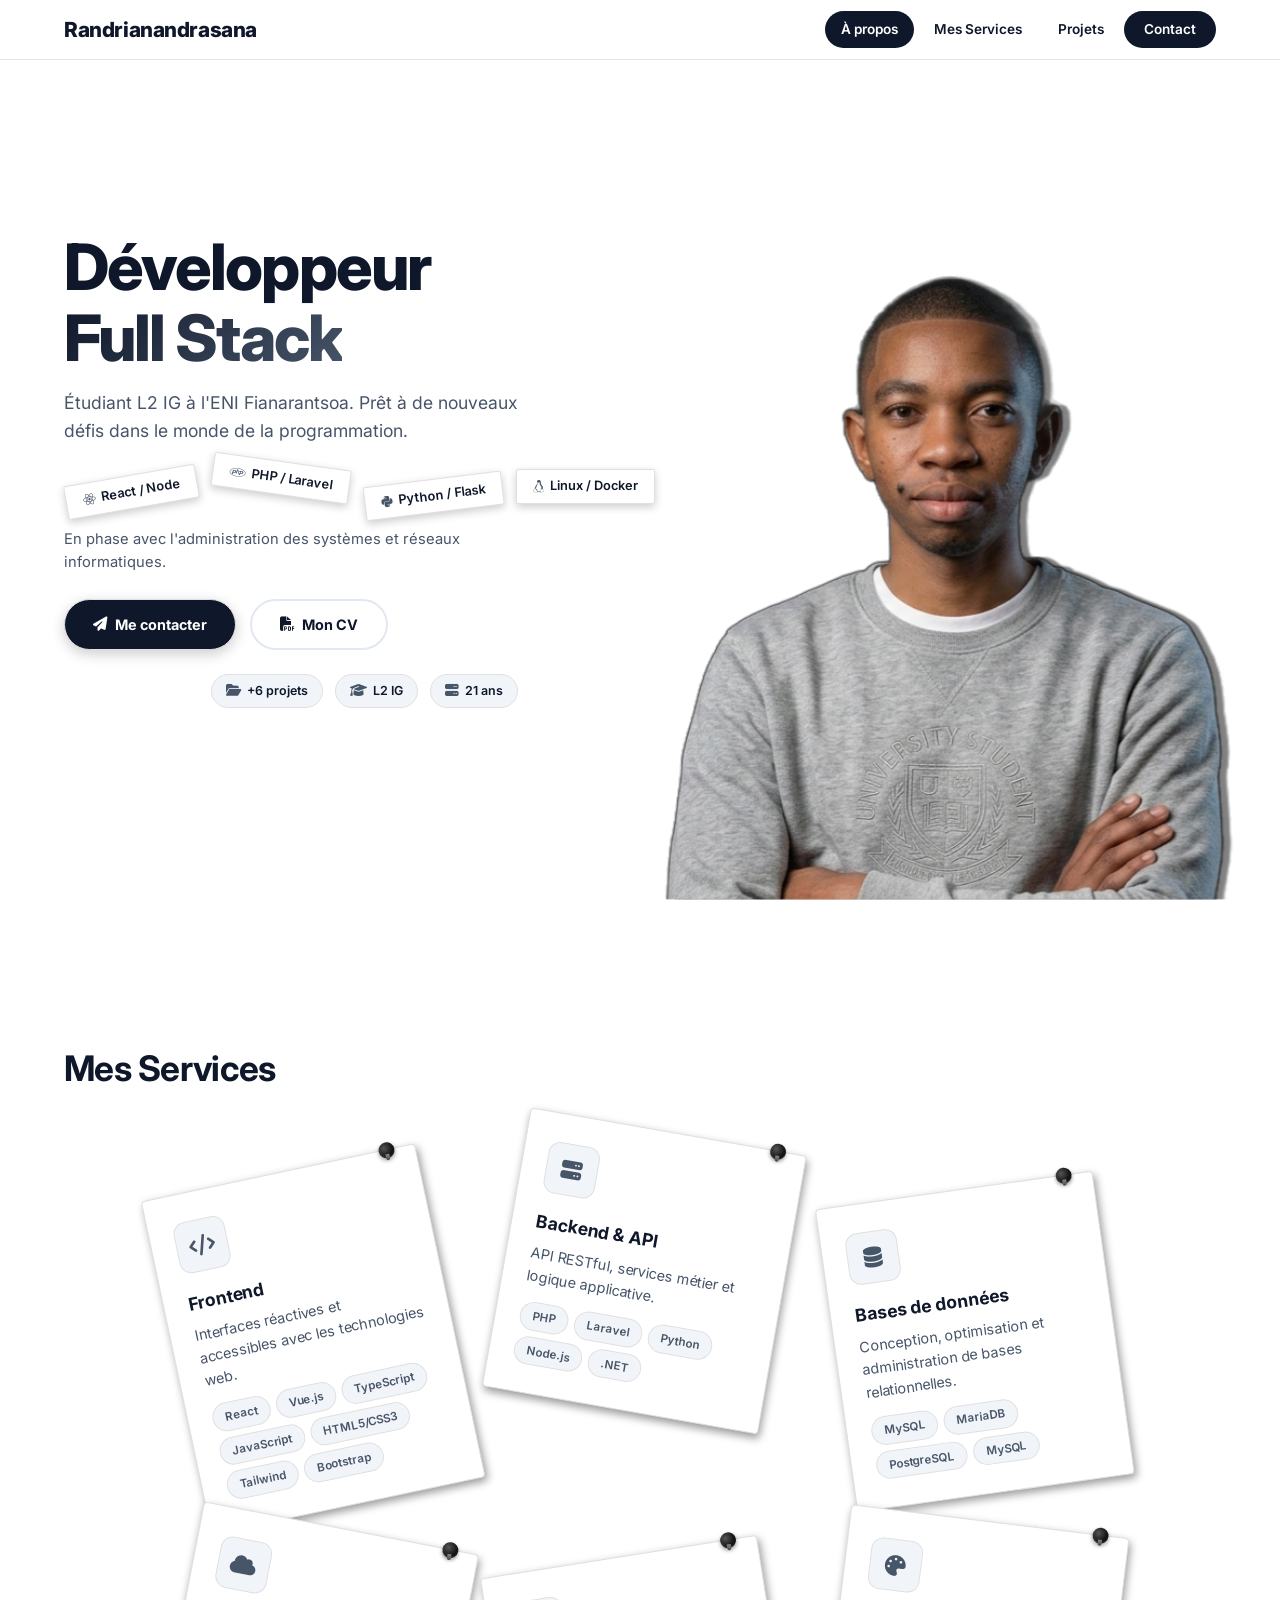
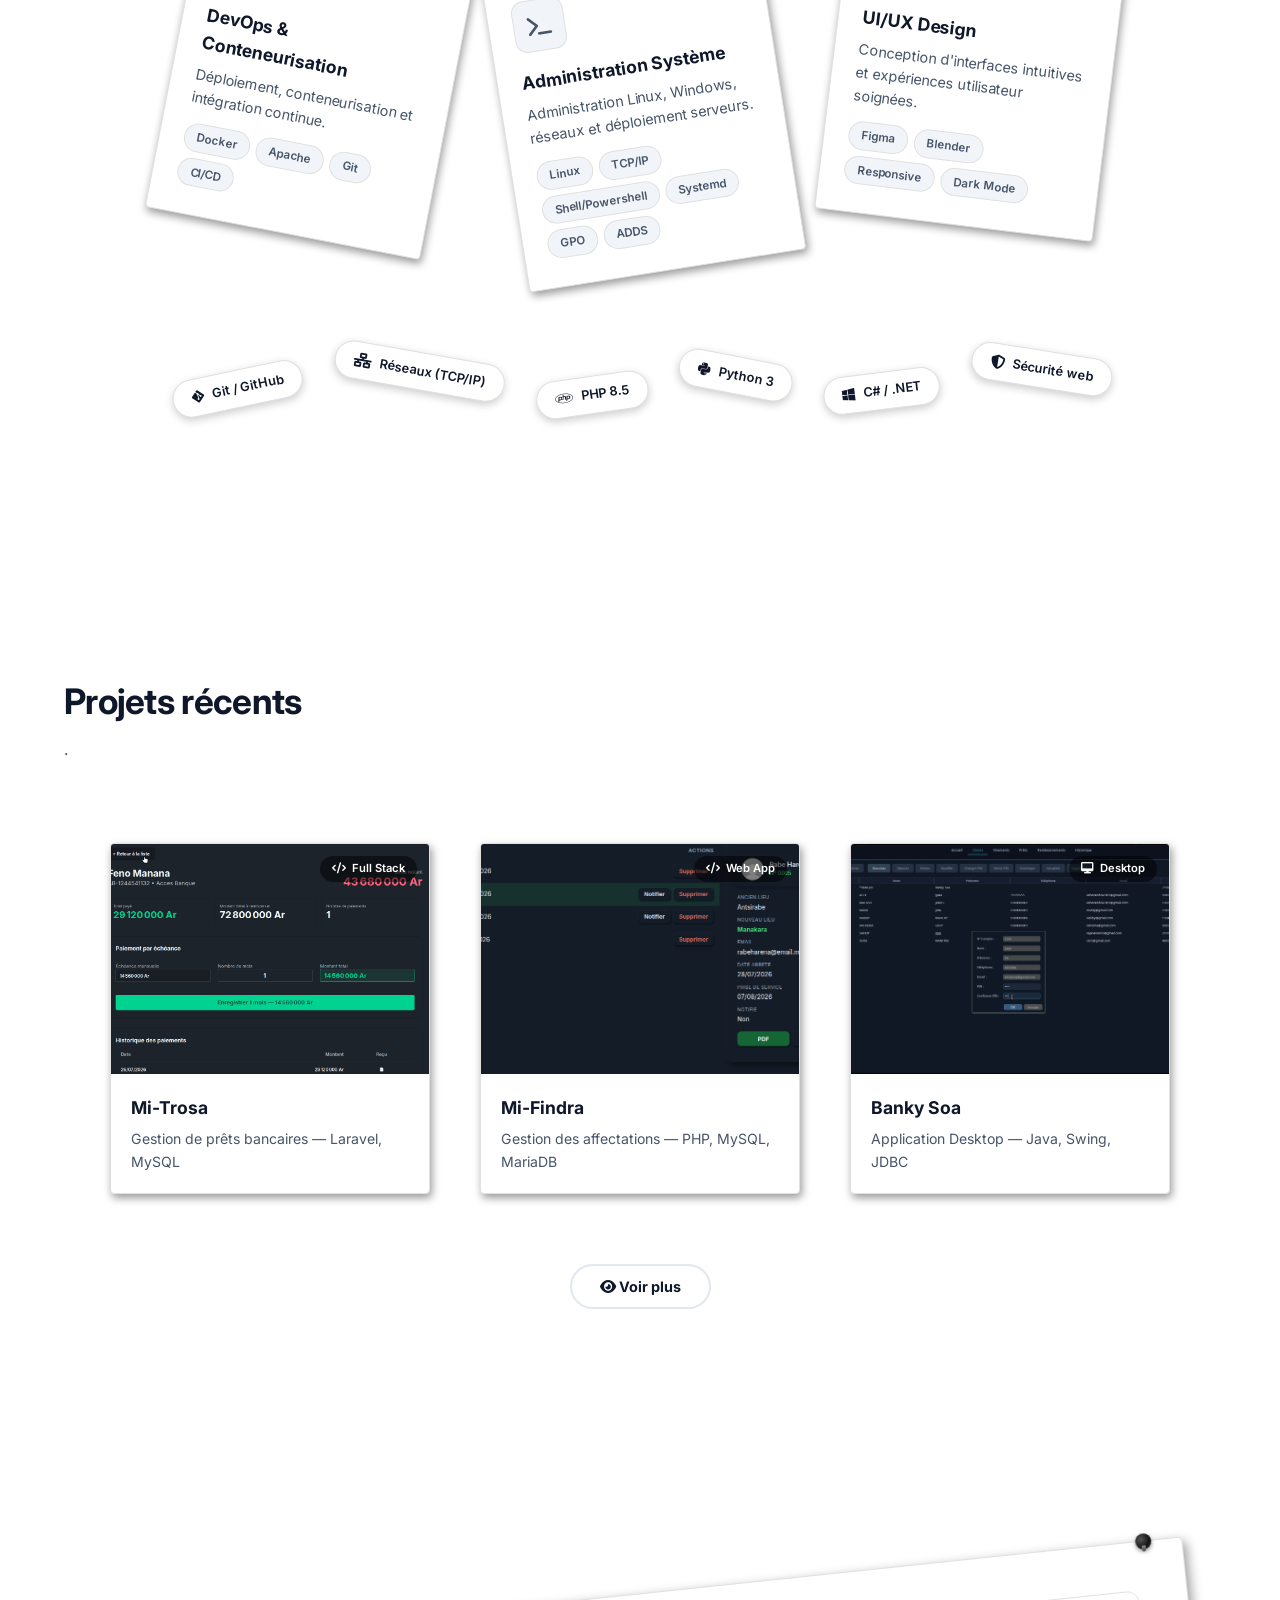
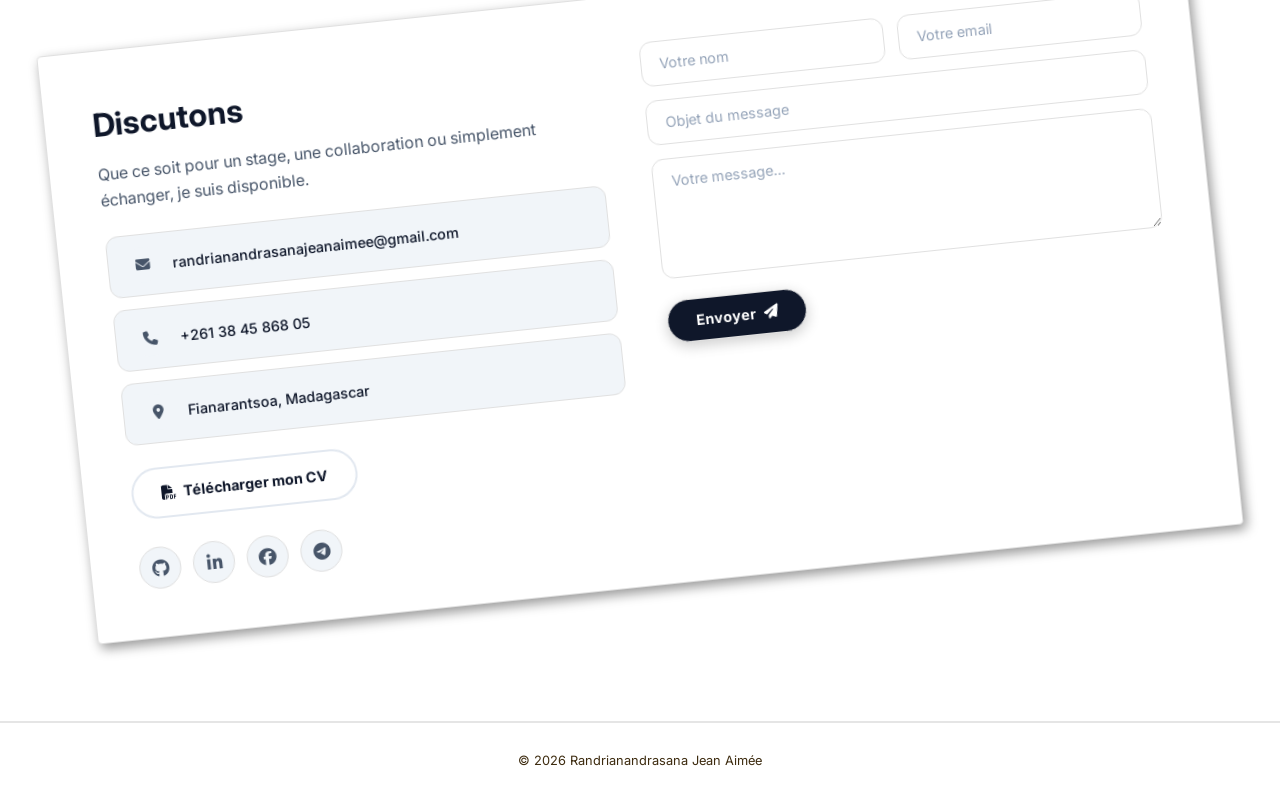
<file: index.html>
<!DOCTYPE html>
<html lang="fr">
<head>
  <meta charset="UTF-8" />
  <meta name="viewport" content="width=device-width, initial-scale=1.0" />
  <title>Randrianandrasana Jean Aimée — Portfolio</title>
  <meta name="description" content="Portfolio de Randrianandrasana Jean Aimée — Développeur Full Stack, Admin Système & Réseaux" />
  <link rel="preconnect" href="https://fonts.googleapis.com" />
  <link href="https://fonts.googleapis.com/css2?family=Inter:wght@300;400;500;600;700;800;900&family=Fira+Code:wght@400;500&display=swap" rel="stylesheet" />
  <link rel="stylesheet" href="https://cdnjs.cloudflare.com/ajax/libs/font-awesome/6.5.1/css/all.min.css" />
  <link rel="stylesheet" href="css/style.css" />
</head>
<body>

<!-- NAVBAR -->
<nav class="navbar" id="navbar">
  <div class="container nav-container">
    <a href="#about" class="nav-logo">
      <span class="logo-text">Randrianandrasana</span>
    </a>
    <div class="nav-links" id="navLinks">
      <a href="#about" class="active">À propos</a>
      <a href="#skills">Mes Services</a>
      <a href="#projects">Projets</a>
      <a href="#contact" class="btn-contact">Contact</a>
    </div>
    <button class="nav-toggle" id="navToggle" aria-label="Menu">
      <span></span><span></span><span></span>
    </button>
  </div>
</nav>

<!-- SCROLL CONTAINER -->
<div class="scroll-container" id="scrollContainer">

  <!-- PAGE 0 : A PROPOS -->
  <section class="scroll-page hero-page" id="about">
    <img
      src="images/profile-cutout.png"
      alt="Photo de profil de Randrianandrasana Jean Aimée"
      class="hero-portrait"
    />
    <div class="container">
      <div class="hero-grid">
        <div class="hero-content">
          <h1>
            Développeur<br/>
            <span class="gradient-text">Full Stack</span>
          </h1>
          <p class="hero-sub">
            Étudiant L2 IG à l'ENI Fianarantsoa. Prêt à de nouveaux défis dans le monde de la programmation.
          </p>
          <div class="hero-tags">
            <span class="tag"><i class="fab fa-react"></i> React / Node</span>
            <span class="tag"><i class="fab fa-php"></i> PHP / Laravel</span>
            <span class="tag"><i class="fab fa-python"></i> Python / Flask</span>
            <span class="tag"><i class="fab fa-linux"></i> Linux / Docker</span>
          </div>
          <p style="color: var(--gray); max-width: 440px; font-size: 0.92rem; margin-bottom: 24px;">
            En phase avec l'administration des systèmes et réseaux informatiques.
          </p>
          <div class="hero-actions">
            <a href="#contact" class="btn btn-primary">
              <i class="fas fa-paper-plane"></i> Me contacter
            </a>
            <a href="Aimee-randria.pdf" class="btn btn-outline" target="_blank">
              <i class="fas fa-file-pdf"></i> Mon CV
            </a>
          </div>
          <div class="profile-stats hero-stats">
            <span class="stat-badge"><i class="fas fa-folder-open"></i> +6 projets</span>
            <span class="stat-badge"><i class="fas fa-graduation-cap"></i> L2 IG</span>
            <span class="stat-badge"><i class="fas fa-server"></i> 21 ans</span>
          </div>
        </div>
      </div>
    </div>
  </section>

  <!-- PAGE 1 : COMPETENCE -->
  <section class="scroll-page" id="skills">
    <div class="container">
      <h2 class="section-title">Mes Services</h2>
      <div class="grid-3">
        <!-- Frontend -->
        <div class="skill-card anim-fade-up delay-1">
          <div class="card-icon"><i class="fas fa-code"></i></div>
          <h4>Frontend</h4>
          <p>Interfaces réactives et accessibles avec les technologies web.</p>
          <div class="skill-tags">
            <span class="skill-tag">React</span>
            <span class="skill-tag">Vue.js</span>
            <span class="skill-tag">TypeScript</span>
            <span class="skill-tag">JavaScript</span>
            <span class="skill-tag">HTML5/CSS3</span>
            <span class="skill-tag">Tailwind</span>
            <span class="skill-tag">Bootstrap</span>
          </div>
        </div>
        <!-- Backend -->
        <div class="skill-card anim-fade-up delay-2">
          <div class="card-icon"><i class="fas fa-server"></i></div>
          <h4>Backend & API</h4>
          <p>API RESTful, services métier et logique applicative.</p>
          <div class="skill-tags">
            <span class="skill-tag">PHP</span>
            <span class="skill-tag">Laravel</span>
            <span class="skill-tag">Python</span>
            <span class="skill-tag">Node.js</span>
            <span class="skill-tag">.NET</span>
          </div>
        </div>
        <!-- Base de données -->
        <div class="skill-card anim-fade-up delay-3">
          <div class="card-icon"><i class="fas fa-database"></i></div>
          <h4>Bases de données</h4>
          <p>Conception, optimisation et administration de bases relationnelles.</p>
          <div class="skill-tags">
            <span class="skill-tag">MySQL</span>
            <span class="skill-tag">MariaDB</span>
            <span class="skill-tag">PostgreSQL</span>
            <span class="skill-tag">MySQL</span>
          </div>
        </div>
        <!-- DevOps -->
        <div class="skill-card anim-fade-up delay-4">
          <div class="card-icon"><i class="fas fa-cloud"></i></div>
          <h4>DevOps & Conteneurisation</h4>
          <p>Déploiement, conteneurisation et intégration continue.</p>
          <div class="skill-tags">
            <span class="skill-tag">Docker</span>
            <span class="skill-tag">Apache</span>
            <span class="skill-tag">Git</span>
            <span class="skill-tag">CI/CD</span>
          </div>
        </div>
        <!-- Systeme -->
        <div class="skill-card anim-fade-up delay-5">
          <div class="card-icon"><i class="fas fa-terminal"></i></div>
          <h4>Administration Système</h4>
          <p>Administration Linux, Windows, réseaux et déploiement serveurs.</p>
          <div class="skill-tags">
            <span class="skill-tag">Linux</span>
            <span class="skill-tag">TCP/IP</span>
            <span class="skill-tag">Shell/Powershell</span>
            <span class="skill-tag">Systemd</span>
            <span class="skill-tag">GPO</span>
            <span class="skill-tag">ADDS</span>
          </div>
        </div>
        
        <!-- UI/UX -->
        <div class="skill-card anim-fade-up delay-6">
          <div class="card-icon"><i class="fas fa-palette"></i></div>
          <h4>UI/UX Design</h4>
          <p>Conception d'interfaces intuitives et expériences utilisateur soignées.</p>
          <div class="skill-tags">
            <span class="skill-tag">Figma</span>
            <span class="skill-tag">Blender</span>
            <span class="skill-tag">Responsive</span>
            <span class="skill-tag">Dark Mode</span>
          </div>
        </div>
      </div>
      <div class="extras-row">
        <span class="extra-badge"><i class="fab fa-git-alt"></i> Git / GitHub</span>
        <span class="extra-badge"><i class="fas fa-network-wired"></i> Réseaux (TCP/IP)</span>
        <span class="extra-badge"><i class="fab fa-php"></i> PHP 8.5</span>
        <span class="extra-badge"><i class="fab fa-python"></i> Python 3</span>
        <span class="extra-badge"><i class="fab fa-windows"></i> C# / .NET</span>
        <span class="extra-badge"><i class="fas fa-shield-alt"></i> Sécurité web</span>
      </div>
    </div>
  </section>

  <!-- PAGE 2 : PROJET -->
  <section class="scroll-page" id="projects">
    <div class="container">
      <h2 class="section-title">Projets récents</h2>
      <p class="section-sub">.</p>
      <div class="works-grid" id="worksGrid">


        <!-- Projet 1 : Hotelin Tsika -->
        <div class="work-card anim-pop delay-3">
          <div class="work-thumb">
            <img src="images/proj-hotel.png" alt="Hotelin Tsika Web" class="work-img" />
            <span class="work-type"><i class="fas fa-code"></i> Web App</span>
            <div class="work-overlay">
              <h4>Hotelin Tsika</h4>
              <p>Application web de gestion d'hôtel avec clients, employés, facturation et archive.</p>
              <div class="work-tags"><span>Python</span><span>Flask</span><span>PostgreSQL</span></div>
              <div class="work-links">
                <a href="https://github.com/aimee-randrianandrasana/Hotelin-Tsika-Web" target="_blank"><i class="fab fa-github"></i> Code</a>
                <a href="https://hotelin-tsika-web.onrender.com" target="_blank"><i class="fas fa-external-link-alt"></i> demo.</a>
              </div>
            </div>
          </div>
          <div class="work-info">
            <h4>Hotelin Tsika Web</h4>
            <p>Gestion d'hôtel — Python, Flask, PostgreSQL</p>
          </div>
        </div>

        <!-- Projet 2 : Mi-Vantana -->
        <div class="work-card anim-pop delay-4">
          <div class="work-thumb">
            <img src="images/Mi-vantana.png" alt="Mi-Vantana" class="work-img" />
            <span class="work-type"><i class="fas fa-desktop"></i> Desktop</span>
            <div class="work-overlay">
              <p>Application desktop de gestion d'hôtel avec interface graphique, paie employés et facturation clients.</p>
              <div class="work-tags"><span>Python</span><span>PyQt5</span><span>MariaDB</span></div>
              <div class="work-links">
                <a href="https://github.com/aimee-randrianandrasana/Hotelin-Tsika" target="_blank"><i class="fab fa-github"></i> Code</a>
              </div>
            </div>
          </div>
          <div class="work-info">
            <h4>Mi-Vantana</h4>
            <p>Hotel Manager Desktop — Python, PyQt5, MariaDB</p>
          </div>
        </div>

        <!-- Projet 3 : Andao -->
        <div class="work-card anim-pop delay-5">
          <div class="work-thumb">
            <img src="images/proj-andao.png" alt="Andao" class="work-img" />
            <span class="work-type"><i class="fas fa-desktop"></i> Desktop</span>
            <div class="work-overlay">
              <h4>Andao</h4>
              <p>Simulation de gestion ferroviaire avec réservations, villes, trains et gestion en temps réel.</p>
              <div class="work-tags"><span>C#</span><span>.NET</span><span>Avalonia</span><span>SQLite</span></div>
              <div class="work-links">
                <a href="https://github.com/aimee-randrianandrasana/AnDao" target="_blank"><i class="fab fa-github"></i> Code</a>
              </div>
            </div>
          </div>
          <div class="work-info">
            <h4>Andao</h4>
            <p>Gestion ferroviaire — C#, .NET, SQLite</p>
          </div>
        </div>

        <!-- Projet 4 : Portfolio -->
        <div class="work-card anim-pop delay-6">
          <div class="work-thumb">
            <img src="images/portfolio-site.png" alt="Portfolio Personnel" class="work-img" />
            <span class="work-type"><i class="fas fa-code"></i> Frontend</span>
            <div class="work-overlay">
              <h4>Portfolio Personnel</h4>
              <p>Site portfolio moderne avec animations et navigation horizontale.</p>
              <div class="work-tags"><span>HTML5</span><span>CSS3</span><span>JavaScript</span></div>
              <div class="work-links">
                <a href="https://jeanaimee.netlify.app" target="_blank"><i class="fas fa-external-link-alt"></i> Live</a>
              </div>
            </div>
          </div>
          <div class="work-info">
            <h4>Portfolio</h4>
            <p>Site portfolio — HTML, CSS, JavaScript</p>
          </div>
        </div>

        <!-- Projet 5  : Mi-Trosa -->
        <div class="work-card anim-pop delay-2">
          <div class="work-thumb">
            <img src="images/Mi-trosa.png" alt="Mi-Trosa" class="work-img" />
            <span class="work-type"><i class="fas fa-code"></i> Full Stack</span>
            <div class="work-overlay">
              <h4>Mi-Trosa</h4>
              <p>Application de gestion de prêts bancaires avec tableau de bord, calculs d'intérêts et suivi des paiements.</p>
              <div class="work-tags"><span>Laravel 12</span><span>Vue.js</span><span>MySQL</span><span>Sanctum</span></div>
              <div class="work-links">
                <a href="https://github.com/aimee-randrianandrasana/Mi-Trosa" target="_blank"><i class="fab fa-github"></i> Code</a>
                <a href="https://mi-trosa.onrender.com/" target="_blank"><i class="fas fa-external-link-alt"></i> Démo</a>
              </div>
            </div>
          </div>
          <div class="work-info">
            <h4>Mi-Trosa</h4>
            <p>Gestion de prêts bancaires — Laravel, MySQL</p>
          </div>
        </div>

        <!-- Projet 6 : Mi-Findra -->
                <div class="work-card anim-pop delay-1">
                  <div class="work-thumb">
                    <img src="images/Mi-Findra.png" alt="Mi-Findra" class="work-img" />
                    <span class="work-type"><i class="fas fa-code"></i> Web App</span>
                    <div class="work-overlay">
                      <h4>Mi-Findra</h4>
                      <p>Système de gestion des affectations du personnel avec suivi historique et notifications par email.</p>
                      <div class="work-tags"><span>PHP</span><span>MySQL</span><span>Laravel</span></div>
                      <div class="work-links">
                        <a href="https://github.com/aimee-randrianandrasana/Hi-Findra" target="_blank"><i class="fab fa-github"></i> Code</a>
                        <a href="https://mi-findra.onrender.com/" target="_blank"><i class="fas fa-external-link-alt"></i> Démo</a>
                      </div>
                    </div>
                  </div>
                  <div class="work-info">
                    <h4>Mi-Findra</h4>
                    <p>Gestion des affectations — PHP, MySQL, MariaDB</p>
                  </div>
                </div>

        <!-- Projet 7 : Banky Soa -->
        <div class="work-card anim-pop delay-6">
          <div class="work-thumb">
            <img src="images/banky-soa.png" alt="Banky Soa" class="work-img" />
            <span class="work-type"><i class="fas fa-desktop"></i> Desktop</span>
            <div class="work-overlay">
              <h4>Banky Soa</h4>
              <p>Application Java avec interface graphique et gestion de données.</p>
              <div class="work-tags"><span>Java</span><span>Swing</span><span>JDBC</span></div>
              <div class="work-links">
                <a href="https://github.com/aimee-randrianandrasana" target="_blank"><i class="fab fa-github"></i> Code</a>
              </div>
            </div>
          </div>
          <div class="work-info">
            <h4>Banky Soa</h4>
            <p>Application Desktop — Java, Swing, JDBC</p>
          </div>
        </div>

      </div>
      <button class="btn btn-outline voir-plus-btn" id="voirPlusBtn" style="margin: 30px auto 0; display: block;">
        <i class="fas fa-eye"></i> Voir plus
      </button>
    </div>
  </section>

  <!-- PAGE 3 : CONTACT -->
  <section class="scroll-page" id='contact' data-index="3">
    <div class="container">
      <div class="contact-section">
        <div class="contact-info">
          <h2>Discutons</h2>
          <p>Que ce soit pour un stage, une collaboration ou simplement échanger, je suis disponible.</p>
          <div class="contact-methods">
            <div class="contact-method">
              <i class="fas fa-envelope"></i>
              <span>randrianandrasanajeanaimee@gmail.com</span>
            </div>
            <div class="contact-method">
              <i class="fas fa-phone"></i>
              <span>+261 38 45 868 05</span>
            </div>
            <div class="contact-method">
              <i class="fas fa-map-marker-alt"></i>
              <span>Fianarantsoa, Madagascar</span>
            </div>
          </div>
          <a href="Aimee-randria.pdf" class="btn btn-outline" download style="margin-bottom: 20px;">
            <i class="fas fa-file-pdf"></i> Télécharger mon CV
          </a>
          <div class="social-links">
            <a href="https://github.com/aimee-randrianandrasana" target="_blank" class="social-link" aria-label="GitHub"><i class="fab fa-github"></i></a>
            <a href="https://linkedin.com" target="_blank" class="social-link" aria-label="LinkedIn"><i class="fab fa-linkedin-in"></i></a>
            <a href="https://web.facebook.com/aimee.randrianandrasana.2025" target="_blank" class="social-link" aria-label="Facebook"><i class="fab fa-facebook"></i></a>
            <a href="https://t.me/aime_dev" target="_blank" class="social-link" aria-label="Telegram"><i class="fab fa-telegram-plane"></i></a>
          </div>
        </div>
        <form class="contact-form" id="contactForm" method="POST" action="https://formsubmit.co/randrianandrasanajeanaimee@gmail.com">
          <input type="hidden" name="_subject" value="Nouveau message depuis le portfolio" />
          <input type="hidden" name="_template" value="table" />
          <input type="hidden" name="_captcha" value="false" />
          <input type="text" name="_honey" style="display:none" />
          <div class="form-row">
            <div class="form-group">
              <input type="text" name="nom" placeholder="Votre nom" required />
            </div>
            <div class="form-group">
              <input type="email" name="email" placeholder="Votre email" required />
            </div>
          </div>
          <div class="form-group">
            <input type="text" name="objet" placeholder="Objet du message" />
          </div>
          <div class="form-group">
            <textarea name="message" placeholder="Votre message..." required></textarea>
          </div>
          <button type="submit" class="btn btn-primary btn-submit">
            Envoyer <i class="fas fa-paper-plane"></i>
          </button>
        </form>
      </div>
    </div>
  </section>

</div>

<!--  FOOTER -->
<footer>
  <div class="container">
    &copy; 2026 Randrianandrasana Jean Aimée
  </div>
</footer>

<!-- TOAST -->
<div class="toast" id="toast"></div>

<script src="js/main.js"></script>
</body>
</html>
</file>
<file: css/style.css>
/*RESERT & VARIABLE */
*, *::before, *::after {
  margin: 0;
  padding: 0;
  box-sizing: border-box;
}

:root {
  --bg: #c9a96e;
  --surface: #ffffff;
  --surface-alt: #f1f5f9;
  --ink: #0f172a;
  --gray: #475569;
  --gray-light: #94a3b8;
  --border: #e2e8f0;
  --primary: #2563eb;
  --primary-hover: #1d4ed8;
  --primary-light: #dbeafe;
  --accent: #7c3aed;
  --shadow-sm: 0 1px 3px rgba(0,0,0,0.06);
  --shadow-md: 0 4px 12px rgba(0,0,0,0.08);
  --shadow-lg: 0 10px 24px rgba(0,0,0,0.1);
  --radius: 20px;
  --radius-sm: 12px;
  --radius-full: 9999px;
  --transition: 1s cubic-bezier(0.22, 1, 0.36, 1);
  --font-main: 'Inter', -apple-system, BlinkMacSystemFont, sans-serif;
  --nav-height: 60px;
}

html {
  scroll-behavior: smooth;
  font-size: 16px;
}

body {
  background: #ffffff;
  color: var(--ink);
  font-family: var(--font-main);
  line-height: 1.6;
}

a { color: inherit; text-decoration: none; }
img { max-width: 100%; display: block; }

.container {
  max-width: 1200px;
  margin: 0 auto;
  padding: 0 24px;
  width: 100%;
}

/* NAVBAR */
.navbar {
  position: fixed;
  top: 0;
  left: 0;
  right: 0;
  z-index: 1000;
  height: var(--nav-height);
  background: rgba(255, 255, 255, 0.95);
  backdrop-filter: blur(10px);
  border-bottom: 1px solid rgba(0,0,0,0.1);
  transition: background 0.3s ease, box-shadow 0.3s ease;
}

.navbar.scrolled {
  box-shadow: 0 2px 8px rgba(0,0,0,0.15);
}

.nav-container {
  max-width: 1200px;
  margin: 0 auto;
  padding: 0 24px;
  display: flex;
  align-items: center;
  justify-content: space-between;
  height: 100%;
}

.nav-logo {
  font-weight: 800;
  font-size: 1.3rem;
  letter-spacing: -0.02em;
}

.nav-logo .logo-text {
  color: var(--ink);
}

.nav-links {
  display: flex;
  align-items: center;
  gap: 4px;
}

.nav-links a {
  font-weight: 600;
  font-size: 0.85rem;
  padding: 8px 16px;
  border-radius: var(--radius-full);
  transition: var(--transition);
  color: var(--ink);
  cursor: pointer;
}

.nav-links a:hover,
.nav-links a.active {
  color: #fff;
  background: var(--ink);
}

.nav-links .btn-contact {
  background: var(--ink);
  color: #fff;
  padding: 8px 20px;
}

.nav-links .btn-contact:hover {
  background: black;
}

/* Mobile nav */
.nav-toggle {
  display: none;
  flex-direction: column;
  gap: 5px;
  background: none;
  border: 1px solid #e0e0e0;
  cursor: pointer;
  padding: 4px;
}

.nav-toggle span {
  width: 22px;
  height: 2px;
  background: #3d2b0f;
  border-radius: 2px;
  transition: var(--transition);
}

/*SECTIONS */
.scroll-container {
  width: 100%;
}

.scroll-page {
  min-height: 100vh;
  padding: calc(var(--nav-height) + 80px) 0 100px;
  display: flex;
  flex-direction: column;
  justify-content: center;
}

/*HERO & A PROPOS */
.hero-grid {
  display: grid;
  grid-template-columns: 1.1fr 0.9fr;
  gap: 60px;
  align-items: center;
}

.hero-content h1 {
  font-size: clamp(2.6rem, 5.5vw, 4rem);
  font-weight: 800;
  letter-spacing: -0.03em;
  line-height: 1.1;
  margin-bottom: 8px;
}

.hero-content h1 .gradient-text {
  background: linear-gradient(135deg, var(--ink), var(--gray));
  -webkit-background-clip: text;
  -webkit-text-fill-color: transparent;
  background-clip: text;
}

.hero-sub {
  font-size: 1.1rem;
  color: var(--gray);
  margin: 16px 0 24px;
  max-width: 480px;
}

/*HERO TAGS */
.hero-tags {
  display: flex;
  gap: 14px;
  flex-wrap: wrap;
  margin-bottom: 24px;
}

.tag {
  background: #fff;
  border: 1px solid #e0e0e0;
  border-radius: 2px;
  padding: 6px 16px;
  font-size: 0.8rem;
  font-weight: 600;
  display: inline-flex;
  align-items: center;
  gap: 6px;
  box-shadow: 0 3px 8px rgba(0,0,0,0.2);
  transition: var(--transition);
}

.hero-tags .tag:nth-child(1) { transform: rotate(-10deg) translateY(6px); }
.hero-tags .tag:nth-child(2) { transform: rotate(8deg) translateY(-8px); }
.hero-tags .tag:nth-child(3) { transform: rotate(-7deg) translateY(10px); }

.tag:hover {
  transform: rotate(0deg) translateY(2px) scale(1.05) !important;
  box-shadow: 0 6px 16px rgba(0,0,0,0.3);
}

.tag i { color: var(--gray); }

/*HERO ACTIONS */
.hero-actions {
  display: flex;
  gap: 14px;
  flex-wrap: wrap;
  margin-top: 8px;
}

.btn {
  display: inline-flex;
  align-items: center;
  gap: 8px;
  padding: 12px 28px;
  border-radius: var(--radius-full);
  font-weight: 700;
  font-size: 0.9rem;
  cursor: pointer;
  transition: var(--transition);
  border: 1px solid #e0e0e0;
  font-family: var(--font-main);
}

.btn-primary {
  background: var(--ink);
  color: #fff;
  box-shadow: 0 4px 14px rgba(0,0,0,0.2);
}

.btn-primary:hover {
  background: #000;
  transform: translateY(-2px);
  box-shadow: 0 6px 20px rgba(0,0,0,0.3);
}

.btn-outline {
  background: #fff;
  color: var(--ink);
  border: 2px solid var(--border);
}

.btn-outline:hover {
  border-color: var(--ink);
  transform: translateY(-2px);
}

/* PORTRAIT LIBRE (sans cadre) */
.hero-page {
  position: relative;
  overflow: hidden;
}

.hero-portrait {
  position: absolute;
  right: 4%;
  bottom: 0;
  height: 92%;
  max-height: 640px;
  width: auto;
  max-width: none;
  z-index: 1;
  cursor: pointer;
  transform: translateZ(0);
  will-change: filter;
  filter: drop-shadow(8px 0 0 gray);
  transition: filter 0.25s ease-out;
}

.hero-portrait:hover {
  filter: drop-shadow(16px 0 0 var(--ink));
}

/* Le contenu texte garde sa colonne pour ne pas passer sous l'image */
.hero-grid {
  position: relative;
  z-index: 2;
}

.hero-stats {
  margin-top: 24px;
  justify-content: flex-start;
}

.profile-stats {
  display: flex;
  gap: 12px;
  justify-content: center;
  flex-wrap: wrap;
}

.stat-badge {
  background: var(--surface-alt);
  border: 1px solid #e0e0e0;
  border-radius: var(--radius-full);
  padding: 6px 14px;
  font-size: 0.78rem;
  font-weight: 600;
  display: inline-flex;
  align-items: center;
  gap: 6px;
}

.stat-badge i { color: var(--gray); font-size: 0.85rem; }

/*SERVICES / SKILL */
.section-title {
  font-size: 2.2rem;
  font-weight: 700;
  margin-bottom: 8px;
  letter-spacing: -0.02em;
}

.section-sub {
  color: var(--gray);
  max-width: 560px;
  margin-bottom: 40px;
  font-size: 1rem;
}

.grid-3 {
  display: flex;
  flex-wrap: wrap;
  justify-content: center;
  align-items: flex-start;
  gap: 40px 50px;
  padding: 50px 0;
}

.skill-card {
  position: relative;
  background: #fff;
  border: 1px solid #e0e0e0;
  border-radius: 4px;
  padding: 28px 24px;
  box-shadow: 2px 4px 8px rgba(0,0,0,0.4);
  transition: transform 1.5s cubic-bezier(0.22, 1, 0.36, 1), box-shadow 1.5s ease;
  width: 280px;
  flex-shrink: 0;
}

.skill-card:nth-child(1) { transform: rotate(-12deg) translateY(15px); }
.skill-card:nth-child(2) { transform: rotate(10deg) translateY(-25px); }
.skill-card:nth-child(3) { transform: rotate(-8deg) translateY(35px); }
.skill-card:nth-child(4) { transform: rotate(11deg) translateY(-10px); }
.skill-card:nth-child(5) { transform: rotate(-9deg) translateY(20px); }
.skill-card:nth-child(6) { transform: rotate(7deg) translateY(-15px); }

.skill-card:nth-child(1):hover { transform: rotate(0deg) translateY(5px) scale(1.05); }
.skill-card:nth-child(2):hover { transform: rotate(0deg) translateY(5px) scale(1.05); }
.skill-card:nth-child(3):hover { transform: rotate(0deg) translateY(5px) scale(1.05); }
.skill-card:nth-child(4):hover { transform: rotate(0deg) translateY(5px) scale(1.05); }
.skill-card:nth-child(5):hover { transform: rotate(0deg) translateY(5px) scale(1.05); }
.skill-card:nth-child(6):hover { transform: rotate(0deg) translateY(5px) scale(1.05); }

.skill-card:hover {
  box-shadow: 4px 6px 16px rgba(0,0,0,0.4);
  z-index: 2;
}

/* Punaise */
.skill-card::before {
  content: '';
  position: absolute;
  top: -8px;
  right: 20px;
  width: 16px;
  height: 16px;
  background: radial-gradient(circle at 35% 35%, #555, #111 60%, #000);
  border-radius: 50%;
  box-shadow: 0 2px 4px rgba(0,0,0,0.4), inset 0 -1px 2px rgba(255,255,255,0.2);
  z-index: 3;
}

.skill-card::after {
  content: '';
  position: absolute;
  top: 4px;
  right: 26px;
  width: 4px;
  height: 6px;
  background: linear-gradient(to bottom, #888, #444);
  border-radius: 0 0 2px 2px;
  z-index: 3;
}

.skill-card .card-icon {
  width: 52px;
  height: 52px;
  border-radius: var(--radius-sm);
  background: var(--surface-alt);
  border: 1px solid #e0e0e0;
  display: flex;
  align-items: center;
  justify-content: center;
  margin-bottom: 16px;
  font-size: 1.3rem;
  color: var(--gray);
  transition: var(--transition);
}

.skill-card:hover .card-icon {
  background: var(--ink);
  color: #fff;
  border-color: var(--ink);
  transform: scale(1.1) rotate(-5deg);
}

.skill-card h4 {
  font-weight: 700;
  font-size: 1.1rem;
  margin-bottom: 6px;
}

.skill-card p {
  color: var(--gray);
  font-size: 0.9rem;
  margin-bottom: 14px;
}

.skill-tags {
  display: flex;
  gap: 6px;
  flex-wrap: wrap;
}

.skill-tag {
  background: var(--surface-alt);
  border: 1px solid #e0e0e0;
  padding: 4px 12px;
  border-radius: var(--radius-full);
  font-size: 0.72rem;
  font-weight: 600;
  color: var(--gray);
  transition: var(--transition);
}

.skill-card:hover .skill-tag {
  border-color: var(--gray);
  color: var(--ink);
}

.extras-row {
  margin-top: 40px;
  display: flex;
  flex-wrap: wrap;
  justify-content: center;
  align-items: center;
  gap: 20px 30px;
  padding: 20px 0;
}

.extra-badge {
  background: #fff;
  color: var(--ink);
  border: 1px solid #e0e0e0;
  padding: 8px 18px;
  border-radius: var(--radius-full);
  font-size: 0.8rem;
  font-weight: 600;
  display: inline-flex;
  align-items: center;
  gap: 8px;
  transition: var(--transition);
  box-shadow: 0 3px 8px rgba(0,0,0,0.2);
}

.extra-badge:nth-child(1) { transform: rotate(-12deg) translateY(8px); }
.extra-badge:nth-child(2) { transform: rotate(10deg) translateY(-10px); }
.extra-badge:nth-child(3) { transform: rotate(-8deg) translateY(14px); }
.extra-badge:nth-child(4) { transform: rotate(11deg) translateY(-6px); }
.extra-badge:nth-child(5) { transform: rotate(-7deg) translateY(10px); }
.extra-badge:nth-child(6) { transform: rotate(9deg) translateY(-12px); }

.extra-badge:hover {
  transform: rotate(0deg) translateY(3px) scale(1.05) !important;
  box-shadow: 0 6px 16px rgba(0,0,0,0.3);
}

.extra-badge i { font-size: 0.9rem; }

/* PROJECTS */
.works-grid {
  display: flex;
  flex-wrap: wrap;
  justify-content: center;
  align-items: flex-start;
  gap: 40px 50px;
  padding: 40px 0;
}

.works-grid.all-visible {
  flex-wrap: wrap;
  justify-content: center;
}

.work-card {
  position: relative;
  background: #fff;
  border: 1px solid #e0e0e0;
  border-radius: 4px;
  overflow: hidden;
  box-shadow: 2px 4px 8px rgba(0,0,0,0.4);
  transition: transform 1.5s cubic-bezier(0.22, 1, 0.36, 1), box-shadow 1.5s ease;
  width: 320px;
  flex-shrink: 0;
}

.work-card:nth-child(2) { transform: rotate(12deg) translateY(-35px); }
.work-card:nth-child(3) { transform: rotate(-14deg) translateY(25px); }
.work-card:nth-child(4) { transform: rotate(9deg) translateY(-15px); }
.work-card:nth-child(5) { transform: rotate(-7deg) translateY(45px); }
.work-card:nth-child(6) { transform: rotate(11deg) translateY(-25px); }
.work-card:nth-child(7) { transform: rotate(-8deg) translateY(30px); }

.work-card.hidden {
  display: none;
}

.work-card.show {
  display: block;
  animation: popIn 0.6s cubic-bezier(0.22, 1, 0.36, 1) forwards;
}

.work-card:hover {
  transform: rotate(0deg) translateY(5px) scale(1.05) !important;
  box-shadow: 4px 6px 16px rgba(0,0,0,0.4);
  z-index: 2;
}

.work-thumb {
  height: 230px;
  position: relative;
  display: flex;
  align-items: center;
  justify-content: center;
  overflow: hidden;
}

.work-thumb .work-img {
  position: absolute;
  inset: 0;
  width: 100%;
  height: 100%;
  object-fit: cover;
}

.work-thumb .project-icon {
  font-size: 3rem;
  color: rgba(255,255,255,0.9);
  z-index: 1;
  position: relative;
}

.work-overlay {
  position: absolute;
  inset: 0;
  background: rgba(15,23,42,0.88);
  backdrop-filter: blur(6px);
  display: flex;
  flex-direction: column;
  align-items: center;
  justify-content: center;
  gap: 8px;
  padding: 14px 20px;
  text-align: center;
  color: #fff;
  transform: translateY(100%);
  transition: transform 0.5s cubic-bezier(0.22, 1, 0.36, 1), opacity 0.4s ease;
  opacity: 0;
}

.work-card:hover .work-overlay {
  transform: translateY(0);
  opacity: 1;
}

.work-overlay h4 {
  font-weight: 700;
  font-size: 1.05rem;
}

.work-overlay p {
  font-size: 0.78rem;
  opacity: 0.85;
  max-width: 300px;
}

.work-tags {
  display: flex;
  gap: 6px;
  flex-wrap: wrap;
  justify-content: center;
}

.work-tags span {
  background: rgba(255,255,255,0.15);
  padding: 4px 12px;
  border-radius: var(--radius-full);
  font-size: 0.7rem;
  font-weight: 600;
}

.work-links {
  display: flex;
  gap: 12px;
  margin-top: 4px;
}

.work-links a {
  background: #fff;
  color: var(--ink);
  padding: 6px 16px;
  border-radius: var(--radius-full);
  font-weight: 600;
  font-size: 0.78rem;
  transition: var(--transition);
  display: inline-flex;
  align-items: center;
  gap: 6px;
}

.work-links a:hover {
  background: var(--ink);
  color: #fff;
  transform: scale(1.05);
}

.work-info {
  padding: 20px;
}

.work-info h4 {
  font-weight: 700;
  font-size: 1.1rem;
  margin-bottom: 6px;
}

.work-info p {
  color: var(--gray);
  font-size: 0.88rem;
}

.work-type {
  position: absolute;
  top: 12px;
  right: 12px;
  background: rgba(0,0,0,0.5);
  color: #fff;
  padding: 4px 12px;
  border-radius: var(--radius-full);
  font-size: 0.7rem;
  font-weight: 600;
  z-index: 2;
  display: inline-flex;
  align-items: center;
  gap: 6px;
}

.voir-plus-btn {
  margin: 40px auto 0;
  display: block;
}

/* EQUIPAGE */
.team-grid {
  display: flex;
  flex-wrap: wrap;
  justify-content: center;
  align-items: flex-start;
  gap: 40px 60px;
  padding: 40px 0;
}

.team-card {
  position: relative;
  background: #fff;
  border: 1px solid #e0e0e0;
  border-radius: 4px;
  padding: 32px 24px;
  box-shadow: 2px 4px 8px rgba(0,0,0,0.4);
  text-align: center;
  transition: var(--transition);
  width: 260px;
  flex-shrink: 0;
  transform: rotate(11deg) translateY(25px);
}

.team-card:nth-child(2) { transform: rotate(-12deg) translateY(-35px); }
.team-card:nth-child(3) { transform: rotate(9deg) translateY(45px); }

.team-card:hover {
  transform: rotate(0deg) translateY(5px) scale(1.05) !important;
  box-shadow: 4px 6px 16px rgba(0,0,0,0.4);
  z-index: 2;
}

/* Punaise */
.team-card::before {
  content: '';
  position: absolute;
  top: -8px;
  left: 20px;
  width: 16px;
  height: 16px;
  background: radial-gradient(circle at 35% 35%, #555, #111 60%, #000);
  border-radius: 50%;
  box-shadow: 0 2px 4px rgba(0,0,0,0.4), inset 0 -1px 2px rgba(255,255,255,0.2);
  z-index: 3;
}

.team-card::after {
  content: '';
  position: absolute;
  top: 4px;
  left: 26px;
  width: 4px;
  height: 6px;
  background: linear-gradient(to bottom, #888, #444);
  border-radius: 0 0 2px 2px;
  z-index: 3;
}

.team-avatar {
  width: 80px;
  height: 80px;
  border-radius: 50%;
  background: var(--surface-alt);
  border: 2px solid var(--border);
  display: flex;
  align-items: center;
  justify-content: center;
  margin: 0 auto 16px;
  font-size: 1.8rem;
  color: var(--gray);
  transition: var(--transition);
}

.team-card:hover .team-avatar {
  background: var(--ink);
  color: #fff;
  border-color: var(--ink);
  transform: scale(1.1);
}

.team-card h4 {
  font-weight: 700;
  font-size: 1.1rem;
  margin-bottom: 4px;
}

.team-role {
  color: var(--gray);
  font-weight: 600;
  font-size: 0.85rem;
  margin-bottom: 10px;
}

.team-desc {
  color: var(--gray-light);
  font-size: 0.88rem;
  margin-bottom: 16px;
}

.team-links {
  display: flex;
  gap: 10px;
  justify-content: center;
}

/*  CONTACT */
.contact-section {
  position: relative;
  display: grid;
  grid-template-columns: 1fr 1fr;
  gap: 48px;
  background: #fff;
  border: 1px solid #e0e0e0;
  border-radius: 4px;
  padding: 48px;
  box-shadow: 3px 5px 12px rgba(0,0,0,0.4);
  align-items: start;
  transform: rotate(-6deg);
  transition: var(--transition);
}

.contact-section::before {
  content: '';
  position: absolute;
  top: -8px;
  right: 30px;
  width: 16px;
  height: 16px;
  background: radial-gradient(circle at 35% 35%, #555, #111 60%, #000);
  border-radius: 50%;
  box-shadow: 0 2px 4px rgba(0,0,0,0.4), inset 0 -1px 2px rgba(255,255,255,0.2);
  z-index: 3;
}

.contact-section::after {
  content: '';
  position: absolute;
  top: 4px;
  right: 36px;
  width: 4px;
  height: 6px;
  background: linear-gradient(to bottom, #888, #444);
  border-radius: 0 0 2px 2px;
  z-index: 3;
}

.contact-section:hover {
  transform: rotate(0deg) translateY(5px) scale(1.02) !important;
}

.contact-info h2 {
  font-size: 2rem;
  font-weight: 700;
  margin-bottom: 12px;
}

.contact-info > p {
  color: var(--gray);
  margin-bottom: 24px;
}

.contact-methods {
  display: flex;
  flex-direction: column;
  gap: 12px;
  margin-bottom: 24px;
}

.contact-method {
  display: flex;
  align-items: center;
  gap: 12px;
  padding: 12px 16px;
  background: var(--surface-alt);
  border: 1px solid #e0e0e0;
  border-radius: var(--radius-sm);
  font-size: 0.9rem;
  font-weight: 500;
  transition: var(--transition);
}

.contact-method:hover {
  border-color: var(--gray);
  transform: translateX(4px);
}

.contact-method i {
  width: 36px;
  height: 36px;
  border-radius: 50%;
  background: var(--surface-alt);
  color: var(--gray);
  display: flex;
  align-items: center;
  justify-content: center;
  font-size: 0.9rem;
  flex-shrink: 0;
}

.social-links {
  display: flex;
  gap: 12px;
  margin-top: 8px;
}

.social-link {
  width: 42px;
  height: 42px;
  border-radius: 50%;
  background: var(--surface-alt);
  border: 1px solid #e0e0e0;
  display: flex;
  align-items: center;
  justify-content: center;
  font-size: 1.1rem;
  color: var(--gray);
  transition: var(--transition);
}

.social-link:hover {
  background: var(--ink);
  color: #fff;
  border-color: var(--ink);
  transform: translateY(-3px);
}

.contact-form {
  display: flex;
  flex-direction: column;
  gap: 14px;
}

.form-row {
  display: grid;
  grid-template-columns: 1fr 1fr;
  gap: 14px;
}

.form-group input,
.form-group textarea {
  width: 100%;
  padding: 13px 18px;
  border: 1px solid #e0e0e0;
  border-radius: var(--radius-sm);
  font-family: var(--font-main);
  font-size: 0.9rem;
  background: #fff;
  color: var(--ink);
  transition: var(--transition);
}

.form-group textarea {
  resize: vertical;
  min-height: 120px;
}

.form-group input:focus,
.form-group textarea:focus {
  outline: none;
  border-color: var(--gray);
  box-shadow: 0 0 0 3px rgba(0,0,0,0.05);
}

.form-group input::placeholder,
.form-group textarea::placeholder {
  color: var(--gray-light);
}

.btn-submit {
  align-self: flex-start;
}

/*FOUTER */
footer {
  text-align: center;
  padding: 28px 0 20px;
  color: #3d2b0f;
  font-size: 0.8rem;
  border-top: 2px solid rgba(0,0,0,0.1);
}

footer i { color: #ef4444; }

/* ---------- ANIMATIONS ---------- */
.anim-fade-up {
  opacity: 0;
  transition: opacity 0.6s ease;
}

.anim-fade-up.visible {
  opacity: 1;
}

.anim-pop {
  opacity: 0;
}

.anim-pop.visible {
  animation: popIn 0.6s cubic-bezier(0.22, 1, 0.36, 1) forwards;
}

@keyframes popIn {
  0% { opacity: 0; transform: scale(0.9); }
  100% { opacity: 1; transform: scale(1); }
}

.delay-1 { transition-delay: 0.05s; animation-delay: 0.05s !important; }
.delay-2 { transition-delay: 0.1s; animation-delay: 0.1s !important; }
.delay-3 { transition-delay: 0.15s; animation-delay: 0.15s !important; }
.delay-4 { transition-delay: 0.2s; animation-delay: 0.2s !important; }
.delay-5 { transition-delay: 0.25s; animation-delay: 0.25s !important; }
.delay-6 { transition-delay: 0.3s; animation-delay: 0.3s !important; }
.delay-7 { transition-delay: 0.35s; animation-delay: 0.35s !important; }

/* ---------- TOAST ---------- */
.toast {
  position: fixed;
  bottom: 32px;
  left: 50%;
  transform: translateX(-50%) translateY(100px);
  background: var(--ink);
  color: #fff;
  padding: 14px 28px;
  border-radius: var(--radius-full);
  font-weight: 600;
  font-size: 0.9rem;
  box-shadow: var(--shadow-lg);
  z-index: 9999;
  opacity: 0;
  transition: transform 0.4s cubic-bezier(0.22, 1, 0.36, 1), opacity 0.4s ease;
  display: flex;
  align-items: center;
  gap: 10px;
}

.toast.show {
  transform: translateX(-50%) translateY(0);
  opacity: 1;
}

/* ---------- RESPONSIVE ---------- */
@media (max-width: 900px) {
  .hero-grid { grid-template-columns: 1fr; gap: 40px; }
  .hero-page { padding-top: calc(var(--nav-height) + 260px); }
  .hero-portrait {
    position: absolute;
    top: calc(var(--nav-height) + 20px);
    right: 50%;
    transform: translateX(50%);
    bottom: auto;
    height: 260px;
    max-height: none;
  }
  .hero-stats { justify-content: center; }
  .grid-3 { flex-direction: column; align-items: center; }
  .grid-3 .skill-card { transform: rotate(-6deg) translateY(0); }
  .grid-3 .skill-card:nth-child(2) { transform: rotate(5deg) translateY(0); }
  .grid-3 .skill-card:nth-child(3) { transform: rotate(-4deg) translateY(0); }
  .works-grid { flex-direction: column; align-items: center; }
  .works-grid .work-card { transform: rotate(-5deg) translateY(0); width: 100%; max-width: 400px; }
  .works-grid .work-card:nth-child(2) { transform: rotate(6deg) translateY(0); }
  .works-grid .work-card:nth-child(3) { transform: rotate(-7deg) translateY(0); }
  .works-grid .work-card:nth-child(4) { transform: rotate(4deg) translateY(0); }
  .works-grid .work-card:nth-child(5) { transform: rotate(-3deg) translateY(0); }
  .works-grid .work-card:nth-child(6) { transform: rotate(5deg) translateY(0); }
  .team-grid { flex-direction: column; align-items: center; }
  .team-grid .team-card { transform: rotate(-5deg) translateY(0); }
  .team-grid .team-card:nth-child(2) { transform: rotate(6deg) translateY(0); }
  .team-grid .team-card:nth-child(3) { transform: rotate(-4deg) translateY(0); }
  .contact-section { grid-template-columns: 1fr; gap: 30px; padding: 32px 24px; transform: rotate(-3deg); }
}

@media (max-width: 640px) {
  .nav-links { display: none; }
  .nav-links.open {
    display: flex;
    flex-direction: column;
    position: absolute;
    top: var(--nav-height);
    left: 0;
    right: 0;
    background: rgba(255, 255, 255, 0.95);
    border-bottom: 2px solid rgba(0,0,0,0.15);
    padding: 16px 24px;
    box-shadow: var(--shadow-md);
    gap: 6px;
  }
  .nav-toggle { display: flex; }
  .contact-section { padding: 24px 16px; transform: rotate(-2deg); }
  .form-row { grid-template-columns: 1fr; }
  .hero-content h1 { font-size: 2.2rem; }
  .scroll-page { padding: calc(var(--nav-height) + 20px) 0 40px; }
  .hero-tags .tag { transform: rotate(-4deg) translateY(3px); }
  .hero-tags .tag:nth-child(2) { transform: rotate(3deg) translateY(-4px); }
  .hero-tags .tag:nth-child(3) { transform: rotate(-3deg) translateY(5px); }
  .hero-portrait { height: 220px; }
  .skill-card { width: 100%; max-width: 340px; }
  .team-card { width: 100%; max-width: 300px; }
  .extra-badge { transform: rotate(-5deg) translateY(4px); }
  .extra-badge:nth-child(2) { transform: rotate(4deg) translateY(-4px); }
  .extra-badge:nth-child(3) { transform: rotate(-3deg) translateY(6px); }
  .extra-badge:nth-child(4) { transform: rotate(5deg) translateY(-3px); }
  .extra-badge:nth-child(5) { transform: rotate(-3deg) translateY(4px); }
  .extra-badge:nth-child(6) { transform: rotate(4deg) translateY(-5px); }
}
</file>
